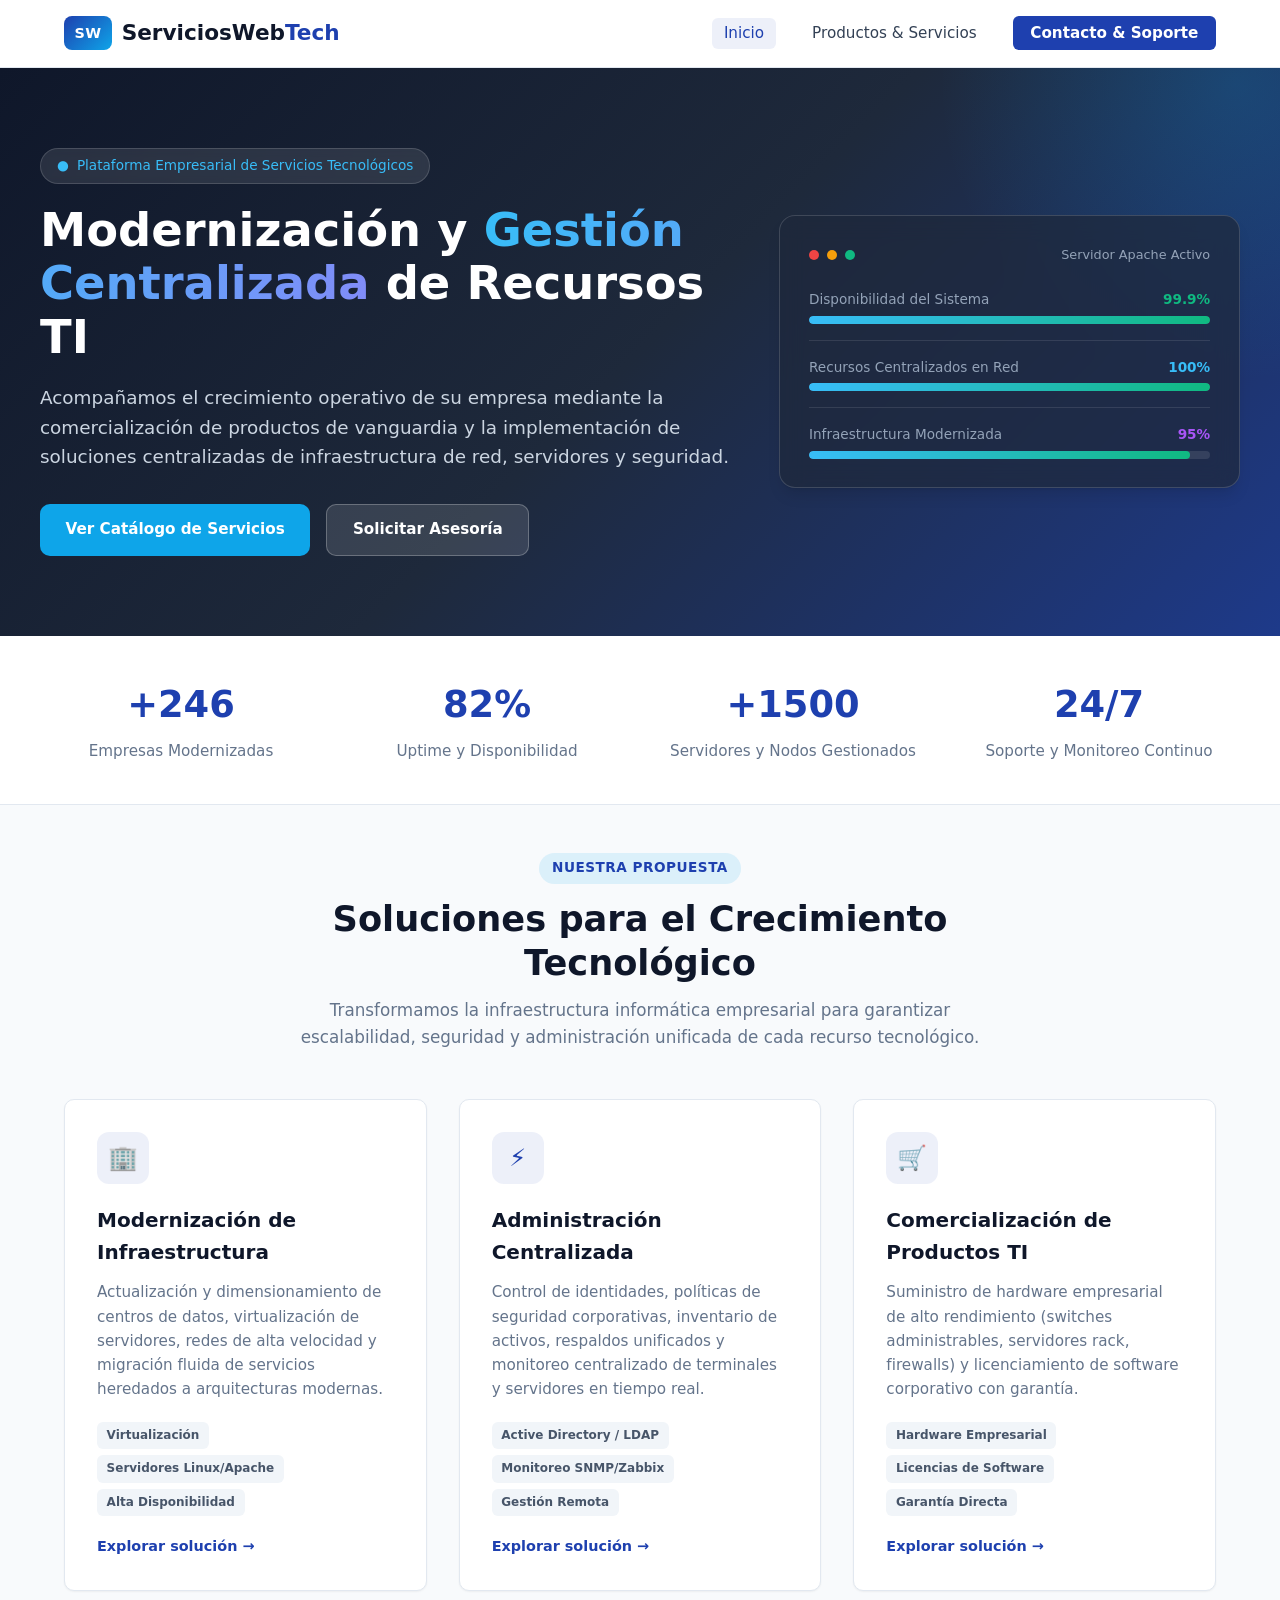
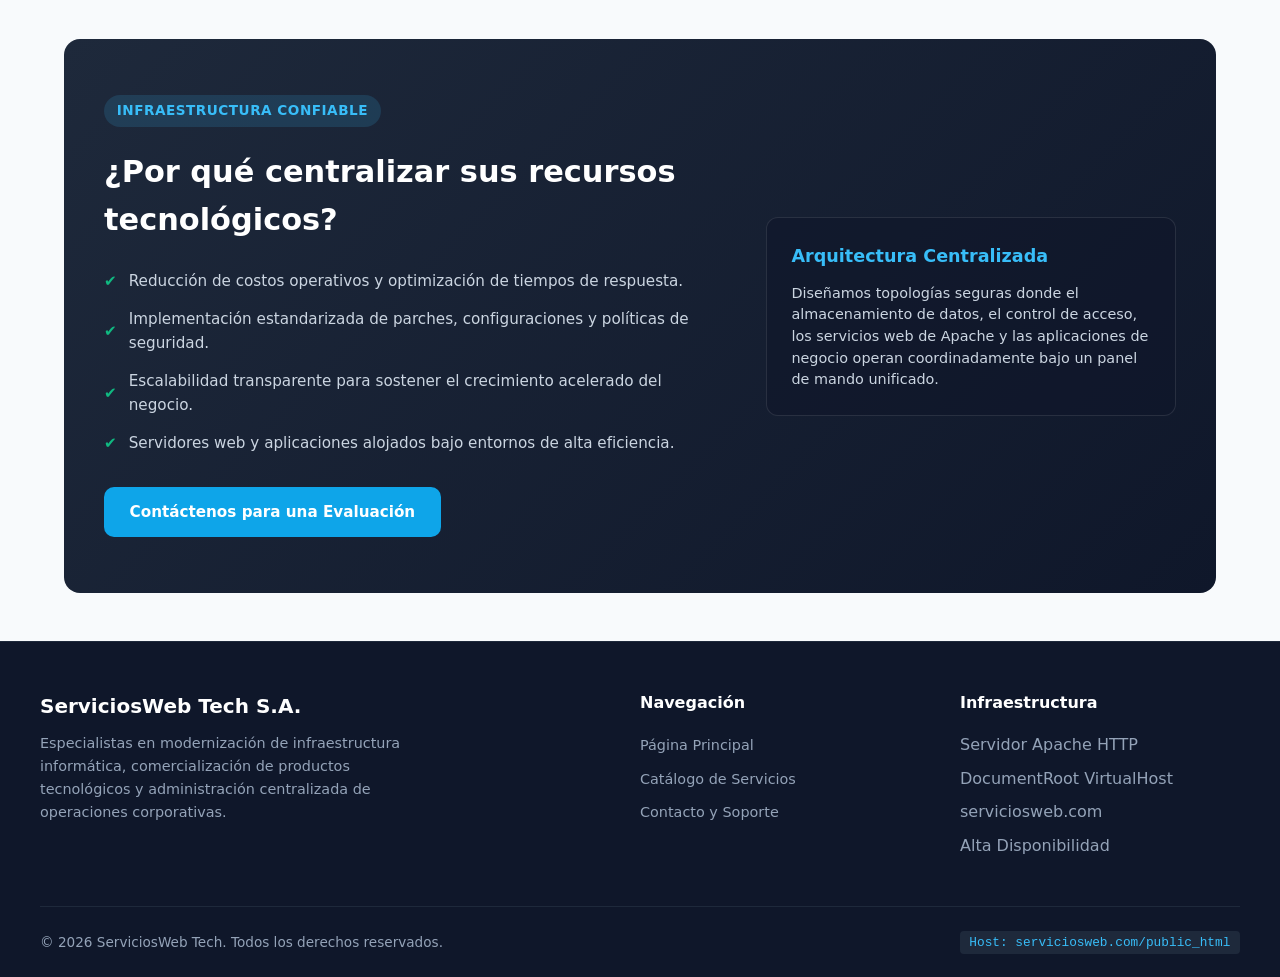
<file: public_html/index.html>
<!DOCTYPE html>
<html lang="es">
<head>
  <meta charset="UTF-8">
  <meta name="viewport" content="width=device-width, initial-scale=1.0">
  <meta name="description" content="ServiciosWeb Tech - Soluciones tecnológicas integrales, modernización de infraestructura y gestión centralizada de recursos TI.">
  <title>ServiciosWeb Tech | Modernización y Gestión Centralizada de TI</title>
  <link rel="stylesheet" href="./css/styles.css">
</head>
<body>

  <!-- NAVEGACIÓN PRINCIPAL -->
  <header class="header">
    <div class="nav-container">
      <a href="index.html" class="logo">
        <span class="logo-badge">SW</span>
        <div class="logo-text">ServiciosWeb<span>Tech</span></div>
      </a>
      
      <button class="mobile-toggle" id="mobileToggle" aria-label="Abrir menú" aria-expanded="false">☰</button>

      <ul class="nav-links" id="navMenu">
        <li><a href="index.html" class="active">Inicio</a></li>
        <li><a href="servicios.html">Productos & Servicios</a></li>
        <li><a href="contacto.html" class="nav-cta">Contacto & Soporte</a></li>
      </ul>
    </div>
  </header>

  <main class="page-main">
    <!-- HERO SECTION -->
    <section class="hero">
      <div class="hero-content">
        <div>
          <div class="hero-tag">
            <span>●</span> Plataforma Empresarial de Servicios Tecnológicos
          </div>
          <h1 class="hero-title">
            Modernización y <span>Gestión Centralizada</span> de Recursos TI
          </h1>
          <p class="hero-subtitle">
            Acompañamos el crecimiento operativo de su empresa mediante la comercialización de productos de vanguardia y la implementación de soluciones centralizadas de infraestructura de red, servidores y seguridad.
          </p>
          <div class="hero-actions">
            <a href="servicios.html" class="btn btn-primary">Ver Catálogo de Servicios</a>
            <a href="contacto.html" class="btn btn-secondary">Solicitar Asesoría</a>
          </div>
        </div>

        <!-- TARJETA VISUAL DE ESTADO DEL SISTEMA -->
        <div class="hero-card">
          <div class="card-header-bar">
            <span class="dot red"></span>
            <span class="dot yellow"></span>
            <span class="dot green"></span>
            <span style="font-size:0.8rem; color:#94a3b8; margin-left:auto;">Servidor Apache Activo</span>
          </div>
          <div class="status-metric">
            <div class="status-metric-title">
              <span>Disponibilidad del Sistema</span>
              <strong style="color:#10b981;">99.9%</strong>
            </div>
            <div class="status-progress-bg">
              <div class="status-progress-fill" style="width: 99.9%;"></div>
            </div>
          </div>
          <div class="status-metric">
            <div class="status-metric-title">
              <span>Recursos Centralizados en Red</span>
              <strong style="color:#38bdf8;">100%</strong>
            </div>
            <div class="status-progress-bg">
              <div class="status-progress-fill" style="width: 100%;"></div>
            </div>
          </div>
          <div class="status-metric">
            <div class="status-metric-title">
              <span>Infraestructura Modernizada</span>
              <strong style="color:#a855f7;">95%</strong>
            </div>
            <div class="status-progress-bg">
              <div class="status-progress-fill" style="width: 95%;"></div>
            </div>
          </div>
        </div>
      </div>
    </section>

    <!-- ESTADÍSTICAS OPERATIVAS -->
    <section class="stats-section">
      <div class="stats-grid">
        <div class="stat-item">
          <h3 class="stat-number" data-target="250" data-prefix="+">+250</h3>
          <p>Empresas Modernizadas</p>
        </div>
        <div class="stat-item">
          <h3 class="stat-number" data-target="99" data-suffix="%">99%</h3>
          <p>Uptime y Disponibilidad</p>
        </div>
        <div class="stat-item">
          <h3 class="stat-number" data-target="1500" data-prefix="+">+1500</h3>
          <p>Servidores y Nodos Gestionados</p>
        </div>
        <div class="stat-item">
          <h3 class="stat-number" data-target="24" data-suffix="/7">24/7</h3>
          <p>Soporte y Monitoreo Continuo</p>
        </div>
      </div>
    </section>

    <!-- PILARES DE SOLUCIÓN -->
    <section class="container">
      <div class="section-header">
        <span class="section-badge">Nuestra Propuesta</span>
        <h2 class="section-title">Soluciones para el Crecimiento Tecnológico</h2>
        <p class="section-desc">
          Transformamos la infraestructura informática empresarial para garantizar escalabilidad, seguridad y administración unificada de cada recurso tecnológico.
        </p>
      </div>

      <div class="features-grid">
        <!-- Tarjeta 1 -->
        <div class="card">
          <div class="card-icon">🏢</div>
          <h3 class="card-title">Modernización de Infraestructura</h3>
          <p class="card-text">
            Actualización y dimensionamiento de centros de datos, virtualización de servidores, redes de alta velocidad y migración fluida de servicios heredados a arquitecturas modernas.
          </p>
          <div class="card-tags">
            <span class="tag">Virtualización</span>
            <span class="tag">Servidores Linux/Apache</span>
            <span class="tag">Alta Disponibilidad</span>
          </div>
          <a href="servicios.html" class="card-link">Explorar solución →</a>
        </div>

        <!-- Tarjeta 2 -->
        <div class="card">
          <div class="card-icon">⚡</div>
          <h3 class="card-title">Administración Centralizada</h3>
          <p class="card-text">
            Control de identidades, políticas de seguridad corporativas, inventario de activos, respaldos unificados y monitoreo centralizado de terminales y servidores en tiempo real.
          </p>
          <div class="card-tags">
            <span class="tag">Active Directory / LDAP</span>
            <span class="tag">Monitoreo SNMP/Zabbix</span>
            <span class="tag">Gestión Remota</span>
          </div>
          <a href="servicios.html" class="card-link">Explorar solución →</a>
        </div>

        <!-- Tarjeta 3 -->
        <div class="card">
          <div class="card-icon">🛒</div>
          <h3 class="card-title">Comercialización de Productos TI</h3>
          <p class="card-text">
            Suministro de hardware empresarial de alto rendimiento (switches administrables, servidores rack, firewalls) y licenciamiento de software corporativo con garantía.
          </p>
          <div class="card-tags">
            <span class="tag">Hardware Empresarial</span>
            <span class="tag">Licencias de Software</span>
            <span class="tag">Garantía Directa</span>
          </div>
          <a href="servicios.html" class="card-link">Explorar solución →</a>
        </div>
      </div>

      <!-- BANNER DE INFORMACIÓN CENTRALIZADA -->
      <div class="feature-banner">
        <div>
          <span class="section-badge" style="background: rgba(56, 189, 248, 0.15); color: #38bdf8;">Infraestructura Confiable</span>
          <h2 style="font-size: 1.9rem; margin-top: 0.5rem; color: #fff;">¿Por qué centralizar sus recursos tecnológicos?</h2>
          <ul class="banner-list">
            <li><span class="check">✔</span> Reducción de costos operativos y optimización de tiempos de respuesta.</li>
            <li><span class="check">✔</span> Implementación estandarizada de parches, configuraciones y políticas de seguridad.</li>
            <li><span class="check">✔</span> Escalabilidad transparente para sostener el crecimiento acelerado del negocio.</li>
            <li><span class="check">✔</span> Servidores web y aplicaciones alojados bajo entornos de alta eficiencia.</li>
          </ul>
          <a href="contacto.html" class="btn btn-primary" style="margin-top: 0.5rem;">Contáctenos para una Evaluación</a>
        </div>
        <div style="background: rgba(15, 23, 42, 0.6); padding: 1.5rem; border-radius: 12px; border: 1px solid rgba(255,255,255,0.1);">
          <h4 style="color:#38bdf8; margin-bottom: 0.8rem; font-size:1.1rem;">Arquitectura Centralizada</h4>
          <p style="font-size: 0.9rem; color: #cbd5e1; line-height: 1.5;">
            Diseñamos topologías seguras donde el almacenamiento de datos, el control de acceso, los servicios web de Apache y las aplicaciones de negocio operan coordinadamente bajo un panel de mando unificado.
          </p>
        </div>
      </div>
    </section>
  </main>

  <!-- PIE DE PÁGINA -->
  <footer class="footer">
    <div class="footer-container">
      <div class="footer-brand">
        <h3>ServiciosWeb Tech S.A.</h3>
        <p>
          Especialistas en modernización de infraestructura informática, comercialización de productos tecnológicos y administración centralizada de operaciones corporativas.
        </p>
      </div>

      <div class="footer-links">
        <h4>Navegación</h4>
        <ul>
          <li><a href="index.html">Página Principal</a></li>
          <li><a href="servicios.html">Catálogo de Servicios</a></li>
          <li><a href="contacto.html">Contacto y Soporte</a></li>
        </ul>
      </div>

      <div class="footer-links">
        <h4>Infraestructura</h4>
        <ul>
          <li>Servidor Apache HTTP</li>
          <li>DocumentRoot VirtualHost</li>
          <li>serviciosweb.com</li>
          <li>Alta Disponibilidad</li>
        </ul>
      </div>
    </div>

    <div class="footer-bottom">
      <div>
        &copy; <span class="current-year"></span> ServiciosWeb Tech. Todos los derechos reservados.
      </div>
      <div>
        <span class="server-badge">Host: serviciosweb.com/public_html</span>
      </div>
    </div>
  </footer>

  <script src="./js/main.js"></script>
</body>
</html>
</file>
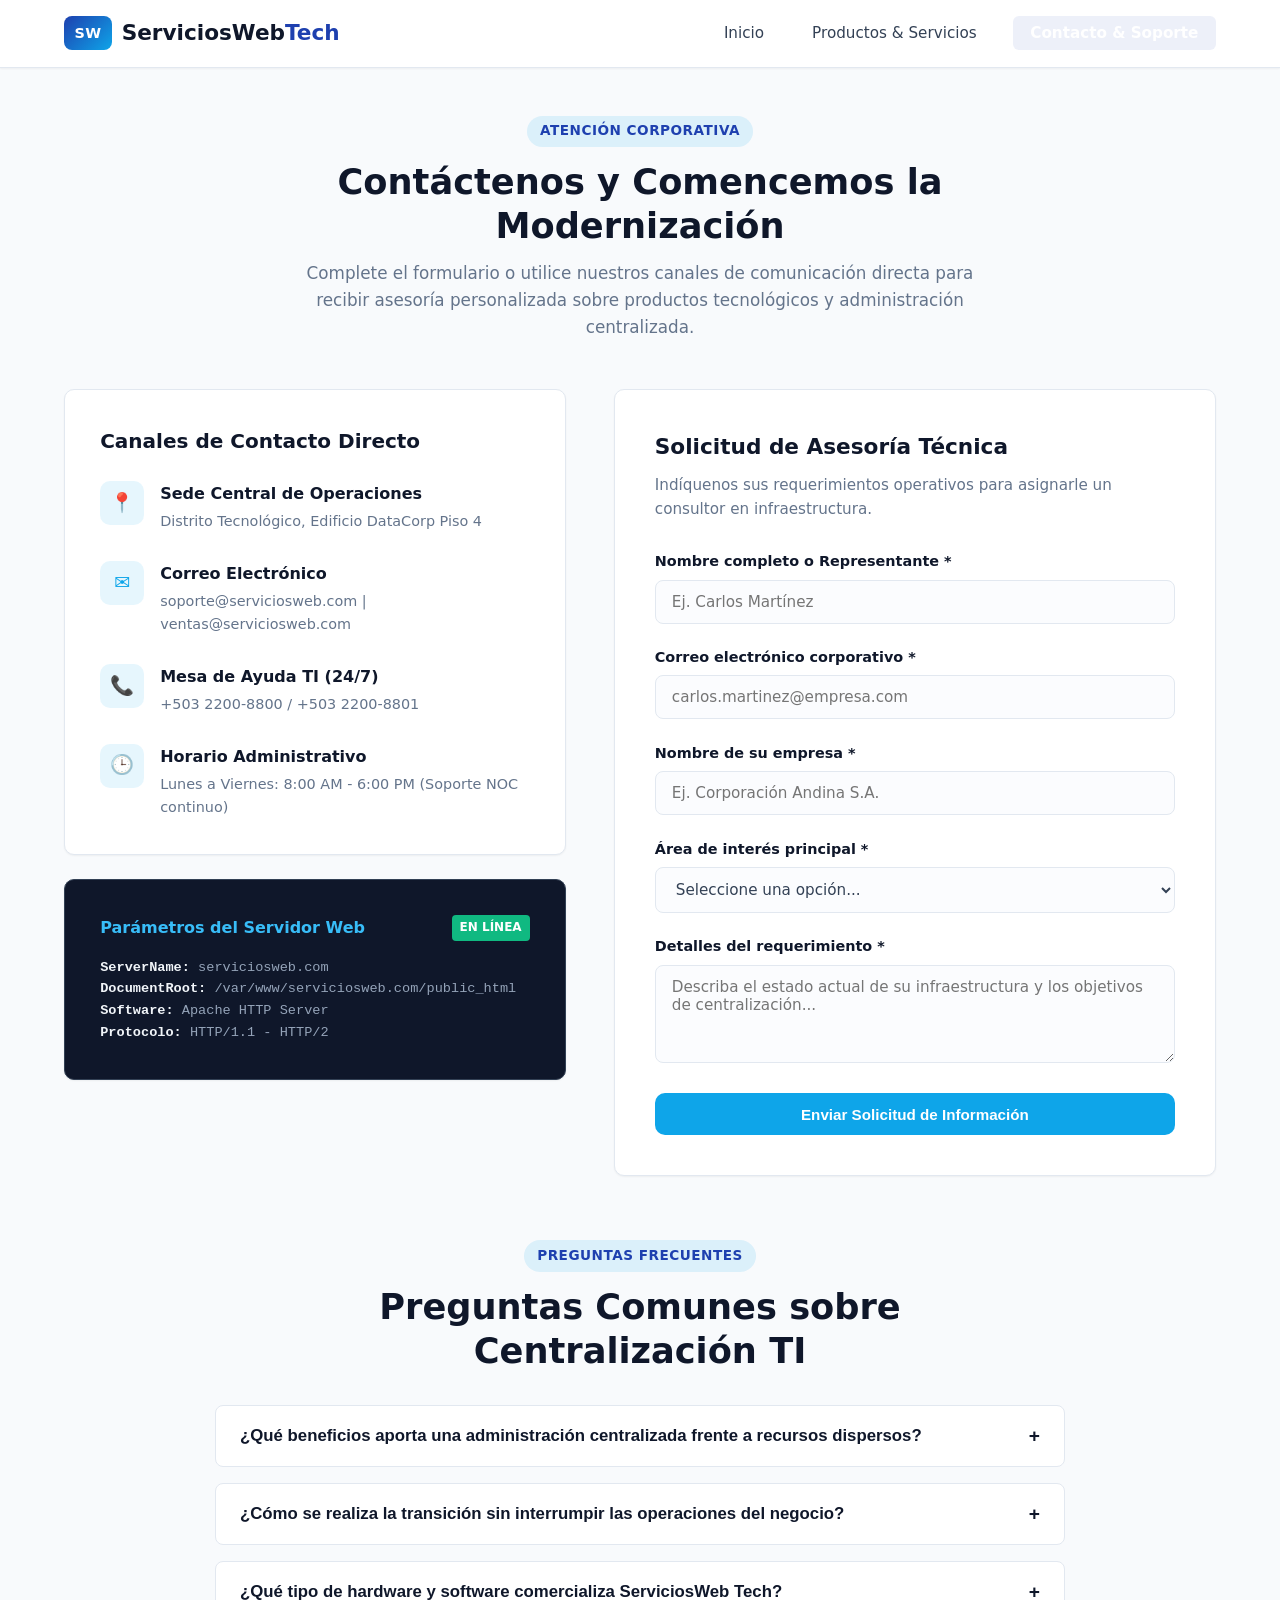
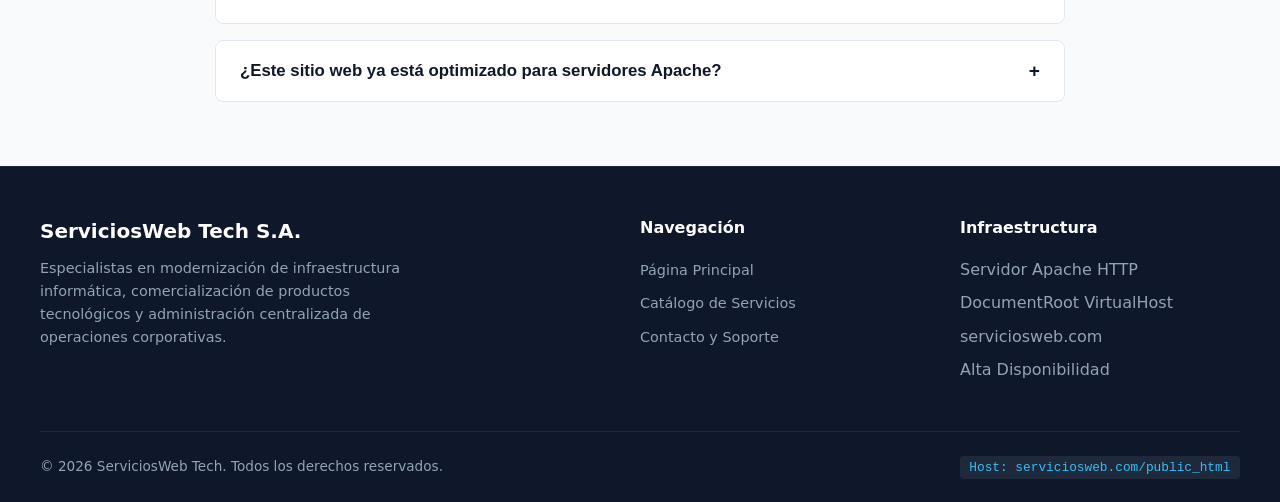
<file: public_html/contacto.html>
<!DOCTYPE html>
<html lang="es">
<head>
  <meta charset="UTF-8">
  <meta name="viewport" content="width=device-width, initial-scale=1.0">
  <meta name="description" content="Contáctenos para modernizar la infraestructura de su empresa y centralizar sus recursos tecnológicos. Soporte técnico y atención personalizada.">
  <title>Contacto y Soporte | ServiciosWeb Tech</title>
  <link rel="stylesheet" href="./css/styles.css">
</head>
<body>

  <!-- NAVEGACIÓN PRINCIPAL -->
  <header class="header">
    <div class="nav-container">
      <a href="index.html" class="logo">
        <span class="logo-badge">SW</span>
        <div class="logo-text">ServiciosWeb<span>Tech</span></div>
      </a>
      
      <button class="mobile-toggle" id="mobileToggle" aria-label="Abrir menú" aria-expanded="false">☰</button>

      <ul class="nav-links" id="navMenu">
        <li><a href="index.html">Inicio</a></li>
        <li><a href="servicios.html">Productos & Servicios</a></li>
        <li><a href="contacto.html" class="nav-cta active">Contacto & Soporte</a></li>
      </ul>
    </div>
  </header>

  <main class="page-main">
    <section class="container">
      <div class="section-header">
        <span class="section-badge">Atención Corporativa</span>
        <h1 class="section-title">Contáctenos y Comencemos la Modernización</h1>
        <p class="section-desc">
          Complete el formulario o utilice nuestros canales de comunicación directa para recibir asesoría personalizada sobre productos tecnológicos y administración centralizada.
        </p>
      </div>

      <div class="contact-layout">
        <!-- COLUMNA IZQUIERDA: INFORMACIÓN Y DATOS DEL SERVIDOR -->
        <div>
          <div class="contact-info-card">
            <h3 style="color:var(--dark); margin-bottom: 1.5rem; font-size: 1.25rem;">Canales de Contacto Directo</h3>

            <div class="info-item">
              <div class="info-icon">📍</div>
              <div class="info-text">
                <h4>Sede Central de Operaciones</h4>
                <p>Distrito Tecnológico, Edificio DataCorp Piso 4</p>
              </div>
            </div>

            <div class="info-item">
              <div class="info-icon">✉️</div>
              <div class="info-text">
                <h4>Correo Electrónico</h4>
                <p>soporte@serviciosweb.com | ventas@serviciosweb.com</p>
              </div>
            </div>

            <div class="info-item">
              <div class="info-icon">📞</div>
              <div class="info-text">
                <h4>Mesa de Ayuda TI (24/7)</h4>
                <p>+503 2200-8800 / +503 2200-8801</p>
              </div>
            </div>

            <div class="info-item">
              <div class="info-icon">🕒</div>
              <div class="info-text">
                <h4>Horario Administrativo</h4>
                <p>Lunes a Viernes: 8:00 AM - 6:00 PM (Soporte NOC continuo)</p>
              </div>
            </div>
          </div>

          <!-- DETALLES DE VIRTUALHOST APACHE -->
          <div class="contact-info-card" style="margin-top: 1.5rem; background-color: #0f172a; color: #cbd5e1; border-color: #334155;">
            <div style="display:flex; align-items:center; justify-content:space-between; margin-bottom: 1rem;">
              <h4 style="color: #38bdf8; font-size: 1rem;">Parámetros del Servidor Web</h4>
              <span style="background: #10b981; color: #fff; font-size: 0.75rem; padding: 0.2rem 0.5rem; border-radius: 4px; font-weight:600;">EN LÍNEA</span>
            </div>
            <p style="font-size: 0.85rem; line-height: 1.6; font-family: monospace; color: #94a3b8;">
              <b style="color: #f1f5f9;">ServerName:</b> serviciosweb.com<br>
              <b style="color: #f1f5f9;">DocumentRoot:</b> /var/www/serviciosweb.com/public_html<br>
              <b style="color: #f1f5f9;">Software:</b> Apache HTTP Server<br>
              <b style="color: #f1f5f9;">Protocolo:</b> HTTP/1.1 - HTTP/2
            </p>
          </div>
        </div>

        <!-- COLUMNA DERECHA: FORMULARIO INTERACTIVO -->
        <div class="contact-form-card">
          <h3 style="color:var(--dark); margin-bottom: 0.5rem; font-size: 1.35rem;">Solicitud de Asesoría Técnica</h3>
          <p style="color:var(--text-muted); font-size: 0.95rem; margin-bottom: 1.8rem;">
            Indíquenos sus requerimientos operativos para asignarle un consultor en infraestructura.
          </p>

          <form id="techContactForm">
            <div class="form-group">
              <label for="nombre" class="form-label">Nombre completo o Representante *</label>
              <input type="text" id="nombre" class="form-input" placeholder="Ej. Carlos Martínez" required>
            </div>

            <div class="form-group">
              <label for="correo" class="form-label">Correo electrónico corporativo *</label>
              <input type="email" id="correo" class="form-input" placeholder="carlos.martinez@empresa.com" required>
            </div>

            <div class="form-group">
              <label for="empresa" class="form-label">Nombre de su empresa *</label>
              <input type="text" id="empresa" class="form-input" placeholder="Ej. Corporación Andina S.A." required>
            </div>

            <div class="form-group">
              <label for="servicio" class="form-label">Área de interés principal *</label>
              <select id="servicio" class="form-select" required>
                <option value="" disabled selected>Seleccione una opción...</option>
                <option value="Modernización de Infraestructura y Servidores">Modernización de Infraestructura y Servidores</option>
                <option value="Gestión Centralizada de Recursos (Active Directory / LDAP)">Gestión Centralizada de Recursos (Active Directory / LDAP)</option>
                <option value="Comercialización de Hardware de Servidores / Redes">Comercialización de Hardware de Servidores / Redes</option>
                <option value="Licenciamiento de Software y Sistemas Operativos">Licenciamiento de Software y Sistemas Operativos</option>
                <option value="Monitoreo Continuo 24/7 y Almacenamiento NAS/SAN">Monitoreo Continuo 24/7 y Almacenamiento NAS/SAN</option>
              </select>
            </div>

            <div class="form-group">
              <label for="mensaje" class="form-label">Detalles del requerimiento *</label>
              <textarea id="mensaje" rows="4" class="form-textarea" placeholder="Describa el estado actual de su infraestructura y los objetivos de centralización..." required></textarea>
            </div>

            <button type="submit" class="btn btn-primary" style="width: 100%;">Enviar Solicitud de Información</button>

            <!-- FEEDBACK DINÁMICO JS -->
            <div id="formFeedback" class="form-feedback"></div>
          </form>
        </div>
      </div>

      <!-- SECCIÓN FAQ INTERACTIVA -->
      <div class="faq-section">
        <div class="section-header" style="margin-bottom: 2rem;">
          <span class="section-badge">Preguntas Frecuentes</span>
          <h2 class="section-title">Preguntas Comunes sobre Centralización TI</h2>
        </div>

        <div style="max-width: 850px; margin: 0 auto;">
          <div class="faq-item">
            <button class="faq-question">
              <span>¿Qué beneficios aporta una administración centralizada frente a recursos dispersos?</span>
              <span class="faq-icon">+</span>
            </button>
            <div class="faq-answer">
              Permite aplicar políticas de seguridad uniformes, gestionar usuarios desde un único punto de control, auditar accesos en tiempo real, reducir el tiempo dedicado a mantenimiento individual y responder rápidamente a cualquier eventualidad operativa.
            </div>
          </div>

          <div class="faq-item">
            <button class="faq-question">
              <span>¿Cómo se realiza la transición sin interrumpir las operaciones del negocio?</span>
              <span class="faq-icon">+</span>
            </button>
            <div class="faq-answer">
              Ejecutamos proyectos por fases estructuradas: primero realizamos un diagnóstico y levantamiento del inventario, luego implementamos entornos paralelos de prueba y finalmente realizamos la migración en ventanas de mantenimiento nocturnas o programadas.
            </div>
          </div>

          <div class="faq-item">
            <button class="faq-question">
              <span>¿Qué tipo de hardware y software comercializa ServiciosWeb Tech?</span>
              <span class="faq-icon">+</span>
            </button>
            <div class="faq-answer">
              Suministramos servidores en rack de marcas líderes, conmutadores (switches) administrables de capa 2 y 3, firewalls dedicados, unidades de almacenamiento masivo y licenciamiento legal corporativo para sistemas operativos y plataformas de productividad.
            </div>
          </div>

          <div class="faq-item">
            <button class="faq-question">
              <span>¿Este sitio web ya está optimizado para servidores Apache?</span>
              <span class="faq-icon">+</span>
            </button>
            <div class="faq-answer">
              Sí, toda la estructura fue empaquetada dentro de `serviciosweb.com/public_html` utilizando rutas relativas limpias para que opere de inmediato al apuntar la directiva `DocumentRoot` de Apache hacia esta carpeta.
            </div>
          </div>
        </div>
      </div>
    </section>
  </main>

  <!-- PIE DE PÁGINA -->
  <footer class="footer">
    <div class="footer-container">
      <div class="footer-brand">
        <h3>ServiciosWeb Tech S.A.</h3>
        <p>
          Especialistas en modernización de infraestructura informática, comercialización de productos tecnológicos y administración centralizada de operaciones corporativas.
        </p>
      </div>

      <div class="footer-links">
        <h4>Navegación</h4>
        <ul>
          <li><a href="index.html">Página Principal</a></li>
          <li><a href="servicios.html">Catálogo de Servicios</a></li>
          <li><a href="contacto.html">Contacto y Soporte</a></li>
        </ul>
      </div>

      <div class="footer-links">
        <h4>Infraestructura</h4>
        <ul>
          <li>Servidor Apache HTTP</li>
          <li>DocumentRoot VirtualHost</li>
          <li>serviciosweb.com</li>
          <li>Alta Disponibilidad</li>
        </ul>
      </div>
    </div>

    <div class="footer-bottom">
      <div>
        &copy; <span class="current-year"></span> ServiciosWeb Tech. Todos los derechos reservados.
      </div>
      <div>
        <span class="server-badge">Host: serviciosweb.com/public_html</span>
      </div>
    </div>
  </footer>

  <script src="./js/main.js"></script>
</body>
</html>
</file>
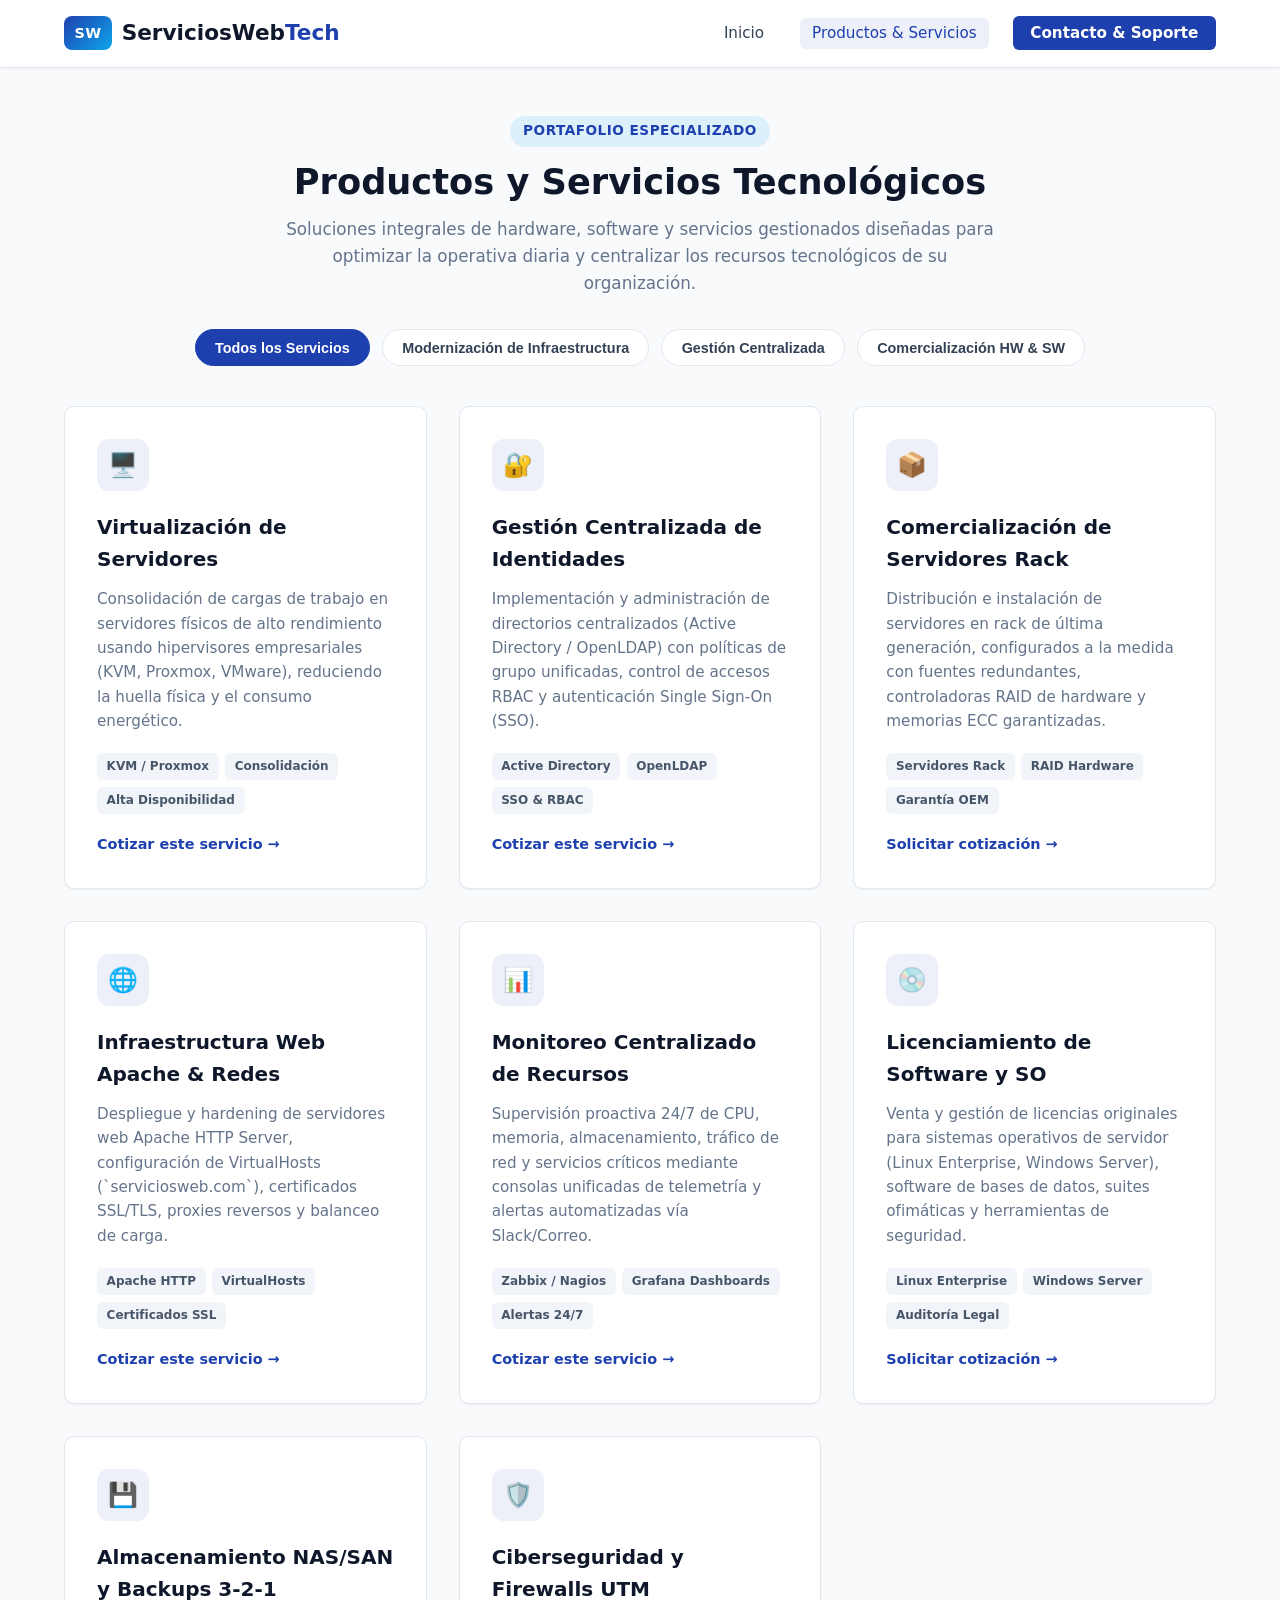
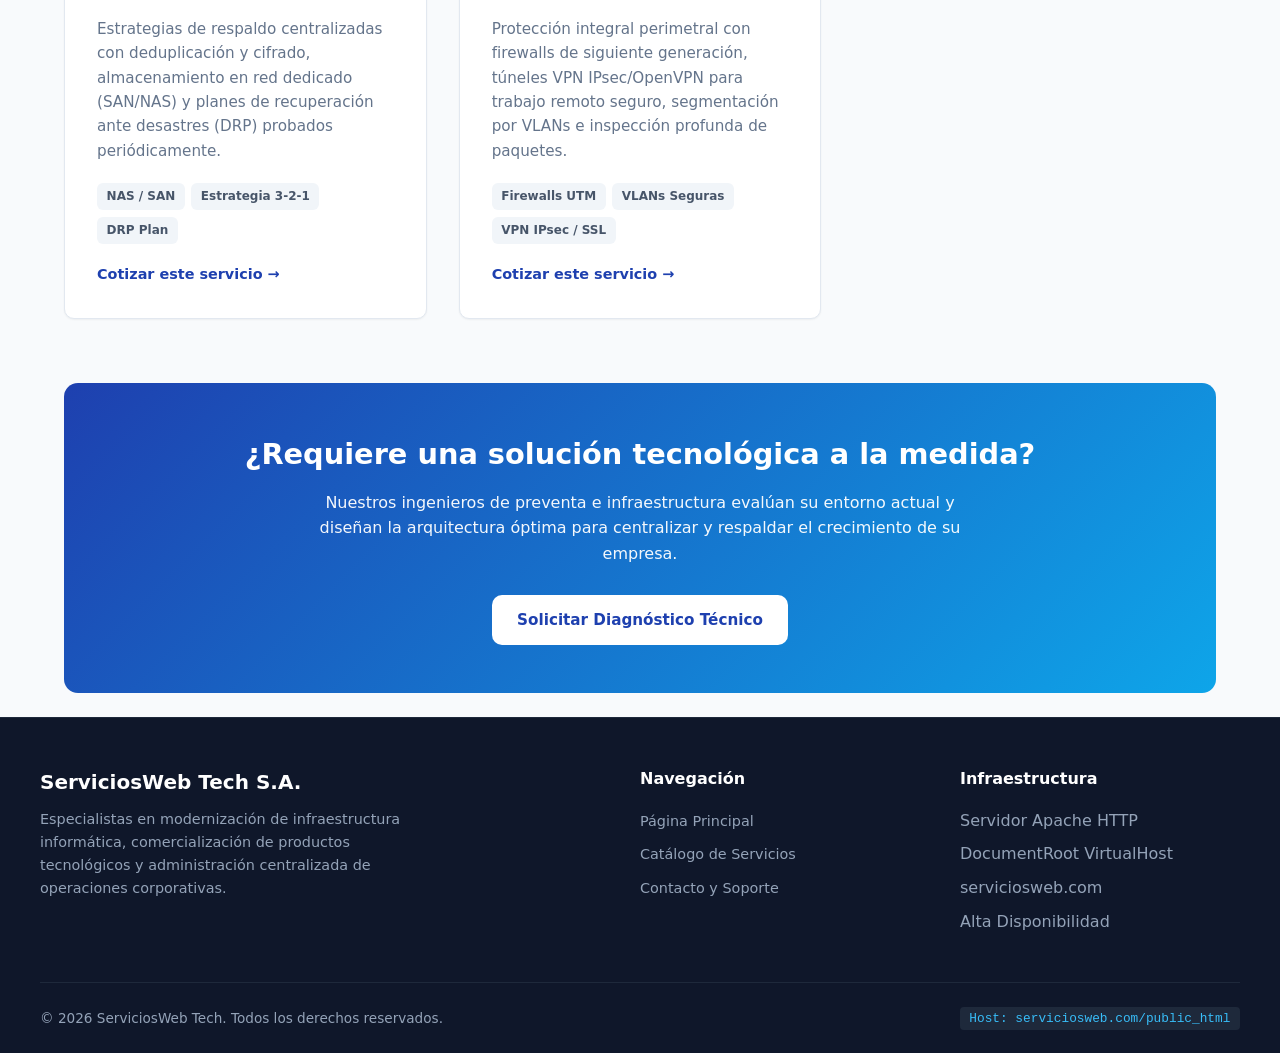
<file: public_html/servicios.html>
<!DOCTYPE html>
<html lang="es">
<head>
  <meta charset="UTF-8">
  <meta name="viewport" content="width=device-width, initial-scale=1.0">
  <meta name="description" content="Catálogo completo de productos y servicios tecnológicos: infraestructura moderna, comercialización de hardware/software y gestión centralizada.">
  <title>Productos y Servicios | ServiciosWeb Tech</title>
  <link rel="stylesheet" href="./css/styles.css">
</head>
<body>

  <!-- NAVEGACIÓN PRINCIPAL -->
  <header class="header">
    <div class="nav-container">
      <a href="index.html" class="logo">
        <span class="logo-badge">SW</span>
        <div class="logo-text">ServiciosWeb<span>Tech</span></div>
      </a>
      
      <button class="mobile-toggle" id="mobileToggle" aria-label="Abrir menú" aria-expanded="false">☰</button>

      <ul class="nav-links" id="navMenu">
        <li><a href="index.html">Inicio</a></li>
        <li><a href="servicios.html" class="active">Productos & Servicios</a></li>
        <li><a href="contacto.html" class="nav-cta">Contacto & Soporte</a></li>
      </ul>
    </div>
  </header>

  <main class="page-main">
    <!-- CABECERA DE LA PÁGINA -->
    <section class="container" style="padding-bottom: 1.5rem;">
      <div class="section-header" style="margin-bottom: 2rem;">
        <span class="section-badge">Portafolio Especializado</span>
        <h1 class="section-title">Productos y Servicios Tecnológicos</h1>
        <p class="section-desc">
          Soluciones integrales de hardware, software y servicios gestionados diseñadas para optimizar la operativa diaria y centralizar los recursos tecnológicos de su organización.
        </p>
      </div>

      <!-- BOTONES DE FILTRADO INTERACTIVO -->
      <div class="filter-container">
        <button class="filter-btn active" data-filter="all">Todos los Servicios</button>
        <button class="filter-btn" data-filter="infraestructura">Modernización de Infraestructura</button>
        <button class="filter-btn" data-filter="gestion">Gestión Centralizada</button>
        <button class="filter-btn" data-filter="productos">Comercialización HW & SW</button>
      </div>

      <!-- LISTA DE SERVICIOS / PRODUCTOS -->
      <div class="features-grid">

        <!-- SERVICIO 1 -->
        <div class="card service-item" data-category="infraestructura">
          <div class="card-icon">🖥️</div>
          <h3 class="card-title">Virtualización de Servidores</h3>
          <p class="card-text">
            Consolidación de cargas de trabajo en servidores físicos de alto rendimiento usando hipervisores empresariales (KVM, Proxmox, VMware), reduciendo la huella física y el consumo energético.
          </p>
          <div class="card-tags">
            <span class="tag">KVM / Proxmox</span>
            <span class="tag">Consolidación</span>
            <span class="tag">Alta Disponibilidad</span>
          </div>
          <a href="contacto.html" class="card-link">Cotizar este servicio →</a>
        </div>

        <!-- SERVICIO 2 -->
        <div class="card service-item" data-category="gestion">
          <div class="card-icon">🔐</div>
          <h3 class="card-title">Gestión Centralizada de Identidades</h3>
          <p class="card-text">
            Implementación y administración de directorios centralizados (Active Directory / OpenLDAP) con políticas de grupo unificadas, control de accesos RBAC y autenticación Single Sign-On (SSO).
          </p>
          <div class="card-tags">
            <span class="tag">Active Directory</span>
            <span class="tag">OpenLDAP</span>
            <span class="tag">SSO & RBAC</span>
          </div>
          <a href="contacto.html" class="card-link">Cotizar este servicio →</a>
        </div>

        <!-- SERVICIO 3 -->
        <div class="card service-item" data-category="productos">
          <div class="card-icon">📦</div>
          <h3 class="card-title">Comercialización de Servidores Rack</h3>
          <p class="card-text">
            Distribución e instalación de servidores en rack de última generación, configurados a la medida con fuentes redundantes, controladoras RAID de hardware y memorias ECC garantizadas.
          </p>
          <div class="card-tags">
            <span class="tag">Servidores Rack</span>
            <span class="tag">RAID Hardware</span>
            <span class="tag">Garantía OEM</span>
          </div>
          <a href="contacto.html" class="card-link">Solicitar cotización →</a>
        </div>

        <!-- SERVICIO 4 -->
        <div class="card service-item" data-category="infraestructura">
          <div class="card-icon">🌐</div>
          <h3 class="card-title">Infraestructura Web Apache & Redes</h3>
          <p class="card-text">
            Despliegue y hardening de servidores web Apache HTTP Server, configuración de VirtualHosts (`serviciosweb.com`), certificados SSL/TLS, proxies reversos y balanceo de carga.
          </p>
          <div class="card-tags">
            <span class="tag">Apache HTTP</span>
            <span class="tag">VirtualHosts</span>
            <span class="tag">Certificados SSL</span>
          </div>
          <a href="contacto.html" class="card-link">Cotizar este servicio →</a>
        </div>

        <!-- SERVICIO 5 -->
        <div class="card service-item" data-category="gestion">
          <div class="card-icon">📊</div>
          <h3 class="card-title">Monitoreo Centralizado de Recursos</h3>
          <p class="card-text">
            Supervisión proactiva 24/7 de CPU, memoria, almacenamiento, tráfico de red y servicios críticos mediante consolas unificadas de telemetría y alertas automatizadas vía Slack/Correo.
          </p>
          <div class="card-tags">
            <span class="tag">Zabbix / Nagios</span>
            <span class="tag">Grafana Dashboards</span>
            <span class="tag">Alertas 24/7</span>
          </div>
          <a href="contacto.html" class="card-link">Cotizar este servicio →</a>
        </div>

        <!-- SERVICIO 6 -->
        <div class="card service-item" data-category="productos">
          <div class="card-icon">💿</div>
          <h3 class="card-title">Licenciamiento de Software y SO</h3>
          <p class="card-text">
            Venta y gestión de licencias originales para sistemas operativos de servidor (Linux Enterprise, Windows Server), software de bases de datos, suites ofimáticas y herramientas de seguridad.
          </p>
          <div class="card-tags">
            <span class="tag">Linux Enterprise</span>
            <span class="tag">Windows Server</span>
            <span class="tag">Auditoría Legal</span>
          </div>
          <a href="contacto.html" class="card-link">Solicitar cotización →</a>
        </div>

        <!-- SERVICIO 7 -->
        <div class="card service-item" data-category="gestion">
          <div class="card-icon">💾</div>
          <h3 class="card-title">Almacenamiento NAS/SAN y Backups 3-2-1</h3>
          <p class="card-text">
            Estrategias de respaldo centralizadas con deduplicación y cifrado, almacenamiento en red dedicado (SAN/NAS) y planes de recuperación ante desastres (DRP) probados periódicamente.
          </p>
          <div class="card-tags">
            <span class="tag">NAS / SAN</span>
            <span class="tag">Estrategia 3-2-1</span>
            <span class="tag">DRP Plan</span>
          </div>
          <a href="contacto.html" class="card-link">Cotizar este servicio →</a>
        </div>

        <!-- SERVICIO 8 -->
        <div class="card service-item" data-category="infraestructura">
          <div class="card-icon">🛡️</div>
          <h3 class="card-title">Ciberseguridad y Firewalls UTM</h3>
          <p class="card-text">
            Protección integral perimetral con firewalls de siguiente generación, túneles VPN IPsec/OpenVPN para trabajo remoto seguro, segmentación por VLANs e inspección profunda de paquetes.
          </p>
          <div class="card-tags">
            <span class="tag">Firewalls UTM</span>
            <span class="tag">VLANs Seguras</span>
            <span class="tag">VPN IPsec / SSL</span>
          </div>
          <a href="contacto.html" class="card-link">Cotizar este servicio →</a>
        </div>

      </div>

      <!-- BANNER DE CONTACTO RÁPIDO -->
      <div style="background: linear-gradient(135deg, #1e40af, #0ea5e9); color: #fff; padding: 3rem 2rem; border-radius: 14px; margin-top: 4rem; text-align: center;">
        <h2 style="font-size: 1.8rem; margin-bottom: 0.8rem;">¿Requiere una solución tecnológica a la medida?</h2>
        <p style="max-width: 650px; margin: 0 auto 1.8rem auto; font-size: 1rem; opacity: 0.95;">
          Nuestros ingenieros de preventa e infraestructura evalúan su entorno actual y diseñan la arquitectura óptima para centralizar y respaldar el crecimiento de su empresa.
        </p>
        <a href="contacto.html" class="btn btn-solid-dark" style="background:#ffffff; color:#1e40af; font-weight:700;">Solicitar Diagnóstico Técnico</a>
      </div>
    </section>
  </main>

  <!-- PIE DE PÁGINA -->
  <footer class="footer">
    <div class="footer-container">
      <div class="footer-brand">
        <h3>ServiciosWeb Tech S.A.</h3>
        <p>
          Especialistas en modernización de infraestructura informática, comercialización de productos tecnológicos y administración centralizada de operaciones corporativas.
        </p>
      </div>

      <div class="footer-links">
        <h4>Navegación</h4>
        <ul>
          <li><a href="index.html">Página Principal</a></li>
          <li><a href="servicios.html">Catálogo de Servicios</a></li>
          <li><a href="contacto.html">Contacto y Soporte</a></li>
        </ul>
      </div>

      <div class="footer-links">
        <h4>Infraestructura</h4>
        <ul>
          <li>Servidor Apache HTTP</li>
          <li>DocumentRoot VirtualHost</li>
          <li>serviciosweb.com</li>
          <li>Alta Disponibilidad</li>
        </ul>
      </div>
    </div>

    <div class="footer-bottom">
      <div>
        &copy; <span class="current-year"></span> ServiciosWeb Tech. Todos los derechos reservados.
      </div>
      <div>
        <span class="server-badge">Host: serviciosweb.com/public_html</span>
      </div>
    </div>
  </footer>

  <script src="./js/main.js"></script>
</body>
</html>
</file>
<file: public_html/css/styles.css>
/* ==========================================================
   ServiciosWeb Tech - Modern IT Solutions & Services
   Styles sheet: Responsive, Clean & Modern UI
   ========================================================== */

:root {
  --primary: #1e40af;         /* Azul corporativo */
  --primary-hover: #1d4ed8;
  --secondary: #0ea5e9;       /* Cyan tecnológico */
  --accent: #10b981;          /* Verde éxito/estado */
  --dark: #0f172a;            /* Slate oscuro para textos/fondos */
  --dark-surface: #1e293b;
  --light: #f8fafc;           /* Fondo suave */
  --light-surface: #ffffff;
  --text-main: #334155;
  --text-muted: #64748b;
  --border: #e2e8f0;
  --shadow-sm: 0 1px 2px 0 rgb(0 0 0 / 0.05);
  --shadow: 0 4px 6px -1px rgb(0 0 0 / 0.1), 0 2px 4px -2px rgb(0 0 0 / 0.1);
  --shadow-lg: 0 10px 15px -3px rgb(0 0 0 / 0.1), 0 4px 6px -4px rgb(0 0 0 / 0.1);
  --radius: 10px;
  --transition: all 0.25s ease-in-out;
}

* {
  margin: 0;
  padding: 0;
  box-sizing: border-box;
}

html {
  scroll-behavior: smooth;
  font-family: system-ui, -apple-system, BlinkMacSystemFont, 'Segoe UI', Roboto, Oxygen, Ubuntu, Cantarell, 'Open Sans', 'Helvetica Neue', sans-serif;
  color: var(--text-main);
  background-color: var(--light);
  line-height: 1.6;
}

body {
  min-height: 100vh;
  display: flex;
  flex-direction: column;
}

/* ================= NAV & HEADER ================= */
.header {
  position: sticky;
  top: 0;
  z-index: 1000;
  background-color: rgba(255, 255, 255, 0.95);
  backdrop-filter: blur(8px);
  border-bottom: 1px solid var(--border);
  box-shadow: var(--shadow-sm);
}

.nav-container {
  max-width: 1200px;
  margin: 0 auto;
  padding: 1rem 1.5rem;
  display: flex;
  justify-content: space-between;
  align-items: center;
}

.logo {
  display: flex;
  align-items: center;
  gap: 0.6rem;
  text-decoration: none;
  font-weight: 800;
  font-size: 1.35rem;
  color: var(--dark);
}

.logo-badge {
  background: linear-gradient(135deg, var(--primary), var(--secondary));
  color: #ffffff;
  padding: 0.35rem 0.65rem;
  border-radius: 8px;
  font-size: 0.9rem;
  font-weight: 700;
  letter-spacing: 0.5px;
}

.logo-text span {
  color: var(--primary);
}

.nav-links {
  display: flex;
  list-style: none;
  gap: 1.5rem;
  align-items: center;
}

.nav-links a {
  text-decoration: none;
  color: var(--text-main);
  font-weight: 500;
  font-size: 0.95rem;
  padding: 0.4rem 0.75rem;
  border-radius: 6px;
  transition: var(--transition);
}

.nav-links a:hover,
.nav-links a.active {
  color: var(--primary);
  background-color: rgba(30, 64, 175, 0.08);
}

.nav-cta {
  background-color: var(--primary);
  color: #ffffff !important;
  font-weight: 600 !important;
  padding: 0.5rem 1.1rem !important;
}

.nav-cta:hover {
  background-color: var(--primary-hover) !important;
  color: #ffffff !important;
}

.mobile-toggle {
  display: none;
  background: none;
  border: none;
  font-size: 1.6rem;
  color: var(--dark);
  cursor: pointer;
}

/* ================= COMMON CONTAINERS ================= */
.container {
  max-width: 1200px;
  margin: 0 auto;
  padding: 3rem 1.5rem;
}

.page-main {
  flex: 1;
}

.section-header {
  text-align: center;
  max-width: 720px;
  margin: 0 auto 3rem auto;
}

.section-badge {
  display: inline-block;
  background-color: rgba(14, 165, 233, 0.12);
  color: var(--primary);
  padding: 0.3rem 0.8rem;
  border-radius: 50px;
  font-size: 0.85rem;
  font-weight: 600;
  text-transform: uppercase;
  letter-spacing: 0.5px;
  margin-bottom: 0.8rem;
}

.section-title {
  font-size: 2.2rem;
  color: var(--dark);
  font-weight: 700;
  margin-bottom: 0.8rem;
  line-height: 1.25;
}

.section-desc {
  font-size: 1.05rem;
  color: var(--text-muted);
}

/* ================= HERO SECTION ================= */
.hero {
  background: linear-gradient(135deg, #0f172a 0%, #1e293b 50%, #1e3a8a 100%);
  color: #ffffff;
  padding: 5rem 1.5rem;
  position: relative;
  overflow: hidden;
}

.hero::after {
  content: '';
  position: absolute;
  top: -50%;
  right: -20%;
  width: 600px;
  height: 600px;
  background: radial-gradient(circle, rgba(14, 165, 233, 0.2) 0%, rgba(0,0,0,0) 70%);
  border-radius: 50%;
  pointer-events: none;
}

.hero-content {
  max-width: 1200px;
  margin: 0 auto;
  display: grid;
  grid-template-columns: 1.2fr 0.8fr;
  gap: 3rem;
  align-items: center;
  position: relative;
  z-index: 1;
}

.hero-tag {
  display: inline-flex;
  align-items: center;
  gap: 0.5rem;
  background-color: rgba(255, 255, 255, 0.1);
  backdrop-filter: blur(4px);
  padding: 0.4rem 1rem;
  border-radius: 50px;
  font-size: 0.85rem;
  font-weight: 500;
  color: #38bdf8;
  margin-bottom: 1.25rem;
  border: 1px solid rgba(255, 255, 255, 0.15);
}

.hero-title {
  font-size: 2.9rem;
  font-weight: 800;
  line-height: 1.15;
  margin-bottom: 1.2rem;
}

.hero-title span {
  background: linear-gradient(90deg, #38bdf8, #818cf8);
  -webkit-background-clip: text;
  -webkit-text-fill-color: transparent;
}

.hero-subtitle {
  font-size: 1.15rem;
  color: #cbd5e1;
  margin-bottom: 2rem;
  line-height: 1.6;
}

.hero-actions {
  display: flex;
  gap: 1rem;
  flex-wrap: wrap;
}

.btn {
  display: inline-flex;
  align-items: center;
  justify-content: center;
  gap: 0.5rem;
  padding: 0.8rem 1.6rem;
  border-radius: var(--radius);
  font-weight: 600;
  font-size: 0.95rem;
  text-decoration: none;
  cursor: pointer;
  border: none;
  transition: var(--transition);
}

.btn-primary {
  background-color: var(--secondary);
  color: #ffffff;
}

.btn-primary:hover {
  background-color: #0284c7;
  transform: translateY(-2px);
  box-shadow: 0 4px 12px rgba(14, 165, 233, 0.35);
}

.btn-secondary {
  background-color: rgba(255, 255, 255, 0.12);
  color: #ffffff;
  border: 1px solid rgba(255, 255, 255, 0.25);
}

.btn-secondary:hover {
  background-color: rgba(255, 255, 255, 0.2);
  transform: translateY(-2px);
}

.btn-solid-dark {
  background-color: var(--dark);
  color: #ffffff;
}

.btn-solid-dark:hover {
  background-color: var(--dark-surface);
  transform: translateY(-2px);
}

/* Dashboard Mockup Card in Hero */
.hero-card {
  background: rgba(30, 41, 59, 0.7);
  backdrop-filter: blur(12px);
  border: 1px solid rgba(255, 255, 255, 0.15);
  border-radius: 16px;
  padding: 1.8rem;
  box-shadow: var(--shadow-lg);
}

.card-header-bar {
  display: flex;
  align-items: center;
  gap: 0.5rem;
  margin-bottom: 1.5rem;
}

.dot {
  width: 10px;
  height: 10px;
  border-radius: 50%;
}
.dot.red { background-color: #ef4444; }
.dot.yellow { background-color: #f59e0b; }
.dot.green { background-color: #10b981; }

.status-metric {
  margin-bottom: 1rem;
  padding-bottom: 1rem;
  border-bottom: 1px solid rgba(255, 255, 255, 0.1);
}

.status-metric:last-child {
  border-bottom: none;
  margin-bottom: 0;
  padding-bottom: 0;
}

.status-metric-title {
  font-size: 0.85rem;
  color: #94a3b8;
  display: flex;
  justify-content: space-between;
  margin-bottom: 0.3rem;
}

.status-progress-bg {
  width: 100%;
  height: 8px;
  background-color: rgba(255, 255, 255, 0.1);
  border-radius: 4px;
  overflow: hidden;
}

.status-progress-fill {
  height: 100%;
  background: linear-gradient(90deg, #38bdf8, #10b981);
  border-radius: 4px;
}

/* ================= STATS BAR ================= */
.stats-section {
  background-color: var(--light-surface);
  border-bottom: 1px solid var(--border);
  padding: 2.5rem 1.5rem;
}

.stats-grid {
  max-width: 1200px;
  margin: 0 auto;
  display: grid;
  grid-template-columns: repeat(4, 1fr);
  gap: 1.5rem;
  text-align: center;
}

.stat-item h3 {
  font-size: 2.3rem;
  color: var(--primary);
  font-weight: 800;
  margin-bottom: 0.3rem;
}

.stat-item p {
  color: var(--text-muted);
  font-size: 0.95rem;
  font-weight: 500;
}

/* ================= GRID DE SERVICIOS / CARDS ================= */
.features-grid {
  display: grid;
  grid-template-columns: repeat(auto-fit, minmax(320px, 1fr));
  gap: 2rem;
}

.card {
  background-color: var(--light-surface);
  border: 1px solid var(--border);
  border-radius: var(--radius);
  padding: 2rem;
  box-shadow: var(--shadow-sm);
  transition: var(--transition);
  display: flex;
  flex-direction: column;
}

.card:hover {
  transform: translateY(-5px);
  box-shadow: var(--shadow-lg);
  border-color: #cbd5e1;
}

.card-icon {
  width: 52px;
  height: 52px;
  border-radius: 12px;
  background-color: rgba(30, 64, 175, 0.08);
  color: var(--primary);
  display: flex;
  align-items: center;
  justify-content: center;
  font-size: 1.5rem;
  margin-bottom: 1.25rem;
}

.card-title {
  font-size: 1.25rem;
  color: var(--dark);
  font-weight: 700;
  margin-bottom: 0.75rem;
}

.card-text {
  color: var(--text-muted);
  font-size: 0.95rem;
  margin-bottom: 1.25rem;
  flex-grow: 1;
}

.card-tags {
  display: flex;
  flex-wrap: wrap;
  gap: 0.4rem;
  margin-bottom: 1.2rem;
}

.tag {
  background-color: #f1f5f9;
  color: #475569;
  font-size: 0.75rem;
  font-weight: 600;
  padding: 0.25rem 0.6rem;
  border-radius: 6px;
}

.card-link {
  text-decoration: none;
  color: var(--primary);
  font-weight: 600;
  font-size: 0.9rem;
  display: inline-flex;
  align-items: center;
  gap: 0.4rem;
}

.card-link:hover {
  text-decoration: underline;
}

/* ================= MODERNIZACION / BANNER ================= */
.feature-banner {
  background: linear-gradient(135deg, #1e293b, #0f172a);
  color: #ffffff;
  border-radius: 16px;
  padding: 3.5rem 2.5rem;
  display: grid;
  grid-template-columns: 1.2fr 0.8fr;
  gap: 3rem;
  align-items: center;
  margin-top: 3rem;
}

.banner-list {
  list-style: none;
  margin: 1.5rem 0;
}

.banner-list li {
  display: flex;
  align-items: center;
  gap: 0.75rem;
  margin-bottom: 0.85rem;
  color: #cbd5e1;
  font-size: 0.95rem;
}

.banner-list li span.check {
  color: var(--accent);
  font-weight: bold;
}

/* ================= FILTERS (servicios.html) ================= */
.filter-container {
  display: flex;
  justify-content: center;
  gap: 0.75rem;
  margin-bottom: 2.5rem;
  flex-wrap: wrap;
}

.filter-btn {
  background-color: var(--light-surface);
  border: 1px solid var(--border);
  color: var(--text-main);
  padding: 0.6rem 1.2rem;
  border-radius: 50px;
  font-size: 0.9rem;
  font-weight: 600;
  cursor: pointer;
  transition: var(--transition);
}

.filter-btn:hover,
.filter-btn.active {
  background-color: var(--primary);
  color: #ffffff;
  border-color: var(--primary);
}

/* ================= CONTACTO (contacto.html) ================= */
.contact-layout {
  display: grid;
  grid-template-columns: 1fr 1.2fr;
  gap: 3rem;
  align-items: start;
}

.contact-info-card {
  background-color: var(--light-surface);
  border: 1px solid var(--border);
  border-radius: var(--radius);
  padding: 2.2rem;
  box-shadow: var(--shadow-sm);
}

.info-item {
  display: flex;
  gap: 1rem;
  margin-bottom: 1.75rem;
}

.info-item:last-child {
  margin-bottom: 0;
}

.info-icon {
  width: 44px;
  height: 44px;
  border-radius: 10px;
  background-color: rgba(14, 165, 233, 0.1);
  color: var(--secondary);
  display: flex;
  align-items: center;
  justify-content: center;
  font-size: 1.2rem;
  flex-shrink: 0;
}

.info-text h4 {
  font-size: 1rem;
  color: var(--dark);
  margin-bottom: 0.2rem;
}

.info-text p {
  color: var(--text-muted);
  font-size: 0.9rem;
}

.contact-form-card {
  background-color: var(--light-surface);
  border: 1px solid var(--border);
  border-radius: var(--radius);
  padding: 2.5rem;
  box-shadow: var(--shadow-sm);
}

.form-group {
  margin-bottom: 1.4rem;
}

.form-label {
  display: block;
  font-size: 0.9rem;
  font-weight: 600;
  color: var(--dark);
  margin-bottom: 0.4rem;
}

.form-input,
.form-select,
.form-textarea {
  width: 100%;
  padding: 0.75rem 1rem;
  border: 1px solid var(--border);
  border-radius: 8px;
  font-size: 0.95rem;
  color: var(--text-main);
  background-color: #fbfcfe;
  outline: none;
  font-family: inherit;
  transition: var(--transition);
}

.form-input:focus,
.form-select:focus,
.form-textarea:focus {
  border-color: var(--primary);
  background-color: #ffffff;
  box-shadow: 0 0 0 3px rgba(30, 64, 175, 0.15);
}

.form-feedback {
  display: none;
  padding: 1rem;
  border-radius: 8px;
  margin-top: 1.2rem;
  font-size: 0.92rem;
}

.form-feedback.success {
  display: block;
  background-color: #ecfdf5;
  color: #065f46;
  border: 1px solid #a7f3d0;
}

/* Accordion FAQ */
.faq-section {
  margin-top: 4rem;
}

.faq-item {
  background-color: var(--light-surface);
  border: 1px solid var(--border);
  border-radius: 8px;
  margin-bottom: 1rem;
  overflow: hidden;
}

.faq-question {
  width: 100%;
  padding: 1.2rem 1.5rem;
  background: none;
  border: none;
  display: flex;
  justify-content: space-between;
  align-items: center;
  font-size: 1.05rem;
  font-weight: 600;
  color: var(--dark);
  cursor: pointer;
  text-align: left;
}

.faq-icon {
  font-size: 1.2rem;
  transition: transform 0.3s ease;
}

.faq-answer {
  max-height: 0;
  overflow: hidden;
  transition: max-height 0.3s ease, padding 0.3s ease;
  padding: 0 1.5rem;
  color: var(--text-muted);
  font-size: 0.95rem;
}

.faq-item.active .faq-answer {
  max-height: 250px;
  padding: 0 1.5rem 1.2rem 1.5rem;
}

.faq-item.active .faq-icon {
  transform: rotate(45deg);
}

/* ================= FOOTER ================= */
.footer {
  background-color: var(--dark);
  color: #94a3b8;
  padding: 3rem 1.5rem 1.5rem 1.5rem;
  margin-top: auto;
  border-top: 1px solid #1e293b;
}

.footer-container {
  max-width: 1200px;
  margin: 0 auto;
  display: grid;
  grid-template-columns: 2fr 1fr 1fr;
  gap: 2.5rem;
  margin-bottom: 2.5rem;
}

.footer-brand h3 {
  color: #ffffff;
  font-size: 1.25rem;
  margin-bottom: 0.6rem;
}

.footer-brand p {
  font-size: 0.9rem;
  max-width: 380px;
}

.footer-links h4 {
  color: #ffffff;
  font-size: 1rem;
  margin-bottom: 1rem;
}

.footer-links ul {
  list-style: none;
}

.footer-links li {
  margin-bottom: 0.5rem;
}

.footer-links a {
  color: #94a3b8;
  text-decoration: none;
  font-size: 0.9rem;
  transition: var(--transition);
}

.footer-links a:hover {
  color: var(--secondary);
}

.footer-bottom {
  max-width: 1200px;
  margin: 0 auto;
  padding-top: 1.5rem;
  border-top: 1px solid #1e293b;
  display: flex;
  justify-content: space-between;
  align-items: center;
  font-size: 0.85rem;
  flex-wrap: wrap;
  gap: 1rem;
}

.server-badge {
  background-color: #1e293b;
  color: #38bdf8;
  padding: 0.25rem 0.6rem;
  border-radius: 4px;
  font-family: monospace;
  font-size: 0.8rem;
}

/* ================= RESPONSIVE ================= */
@media (max-width: 900px) {
  .hero-content,
  .feature-banner,
  .contact-layout,
  .footer-container {
    grid-template-columns: 1fr;
    gap: 2rem;
  }

  .stats-grid {
    grid-template-columns: repeat(2, 1fr);
  }

  .hero-title {
    font-size: 2.2rem;
  }
}

@media (max-width: 768px) {
  .mobile-toggle {
    display: block;
  }

  .nav-links {
    position: absolute;
    top: 100%;
    left: 0;
    right: 0;
    background-color: var(--light-surface);
    flex-direction: column;
    padding: 1.5rem;
    gap: 1rem;
    border-bottom: 1px solid var(--border);
    box-shadow: var(--shadow-lg);
    display: none;
  }

  .nav-links.show {
    display: flex;
  }

  .stats-grid {
    grid-template-columns: 1fr;
  }
}
</file>
